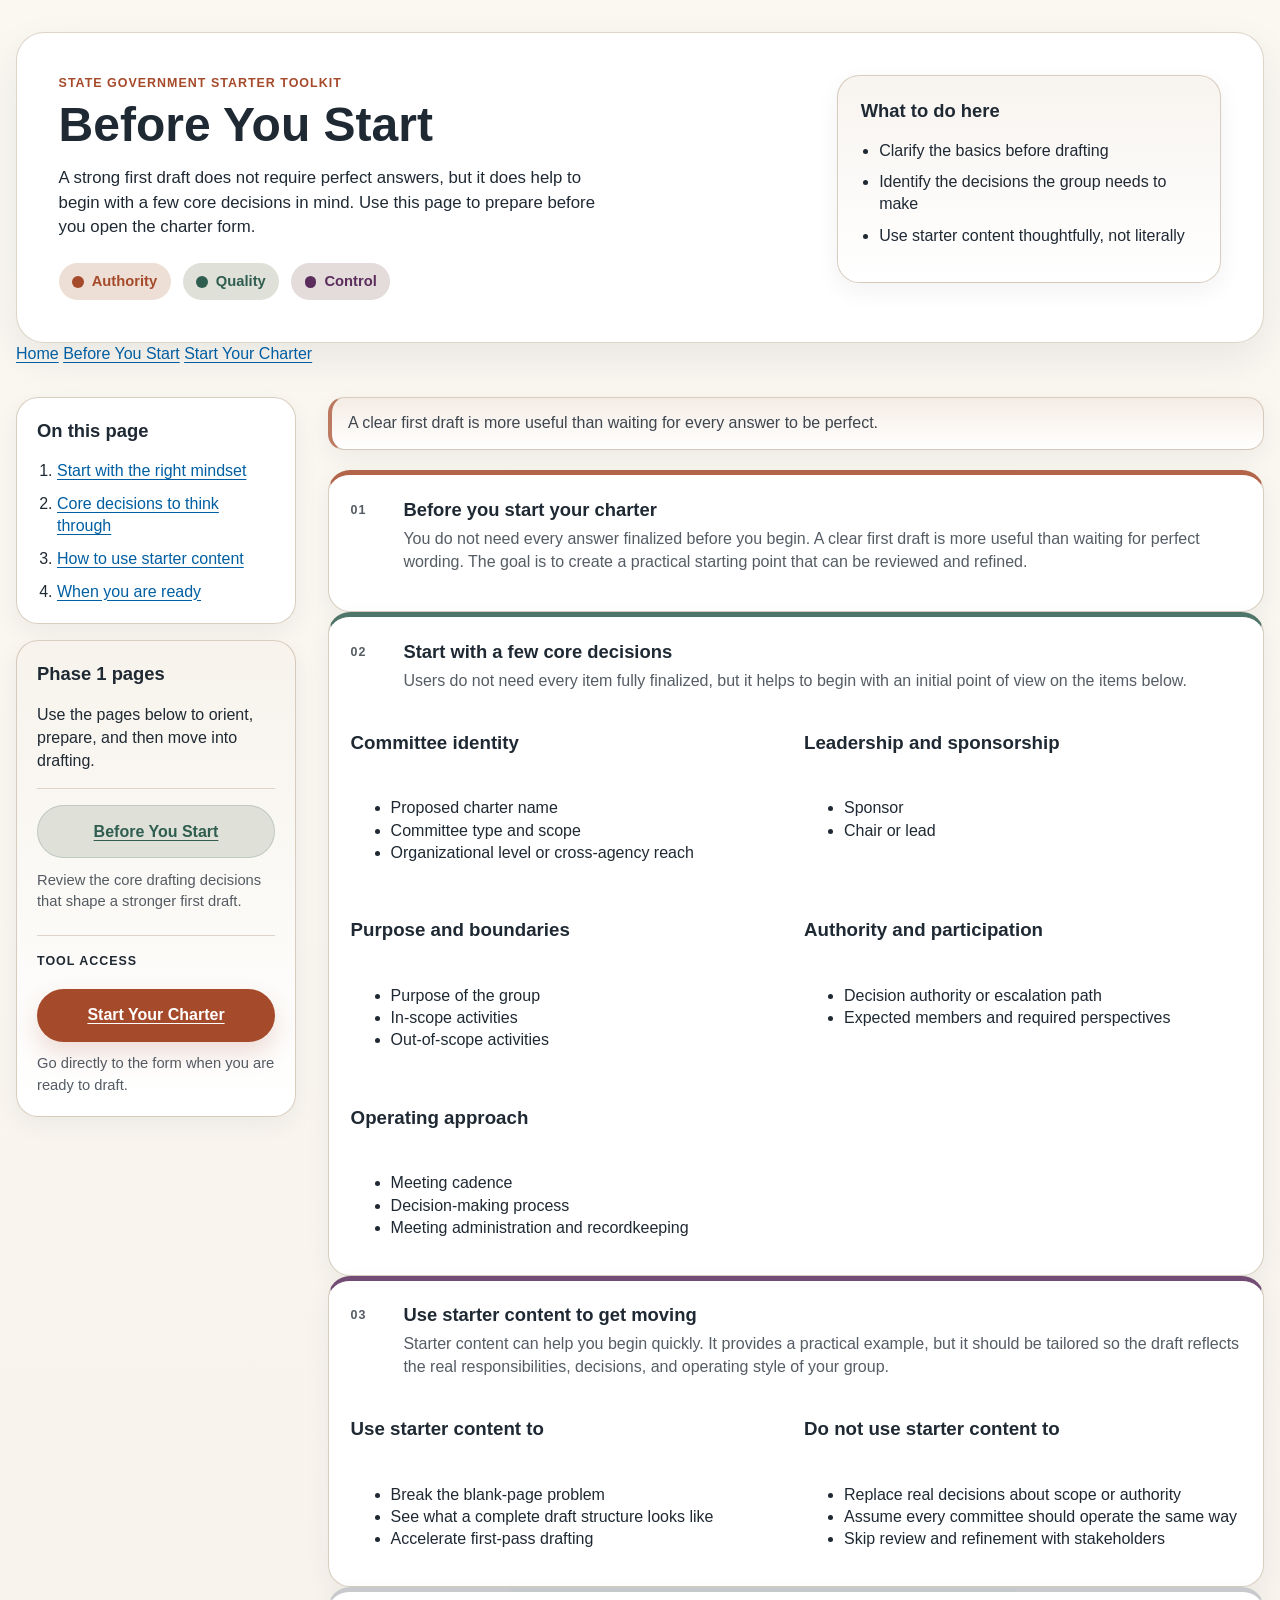
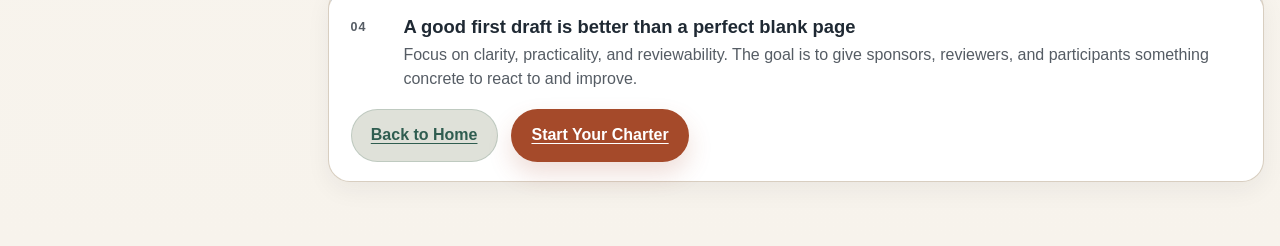
<file: before-you-start.html>
<!DOCTYPE html>
<html lang="en">
<head>
  <meta charset="UTF-8" />
  <meta name="viewport" content="width=device-width, initial-scale=1.0" />
  <title>Data Governance Charter Generator | Before You Start</title>
  <link rel="stylesheet" href="style.css" />
  <script defer src="script.js"></script>
</head>
<body>
  <a class="skip-link" href="#main-content">Skip to main content</a>

  <div class="page-shell">

    <header class="hero" aria-labelledby="page-title">
      <div class="hero__copy">
        <p class="eyebrow">State Government Starter Toolkit</p>
        <h1 id="page-title">Before You Start</h1>
        <p class="hero__lede">
          A strong first draft does not require perfect answers, but it does help to begin with a few core decisions in mind. Use this page to prepare before you open the charter form.
        </p>

        <div class="hero__chips" aria-label="Design themes">
          <span class="role-chip role-chip--owner">Authority</span>
          <span class="role-chip role-chip--steward">Quality</span>
          <span class="role-chip role-chip--custodian">Control</span>
        </div>
      </div>

      <aside class="hero__panel" aria-label="What to do here">
        <h2>What to do here</h2>
        <ul>
          <li>Clarify the basics before drafting</li>
          <li>Identify the decisions the group needs to make</li>
          <li>Use starter content thoughtfully, not literally</li>
        </ul>
      </aside>
    </header>

    <nav class="site-tabs" aria-label="Primary">
      <div class="site-tabs__inner">
        <a class="site-tab" href="home.html">Home</a>
        <a class="site-tab site-tab--active" href="before-you-start.html" aria-current="page">Before You Start</a>
        <a class="site-tab site-tab--primary" href="index.html#charter-form">Start Your Charter</a>
      </div>
    </nav>

    <main id="main-content" class="workspace">

      <nav class="jump-nav" aria-label="Page navigation">
        <div class="jump-nav__card">
          <h2>On this page</h2>
          <ol>
            <li><a href="#section-mindset">Start with the right mindset</a></li>
            <li><a href="#section-checklist">Core decisions to think through</a></li>
            <li><a href="#section-starter">How to use starter content</a></li>
            <li><a href="#section-next">When you are ready</a></li>
          </ol>
        </div>

        <div class="jump-nav__card jump-nav__card--support">
          <h2>Phase 1 pages</h2>
          <p>Use the pages below to orient, prepare, and then move into drafting.</p>

          <div class="jump-nav__actions">
            <a class="button button--secondary button--sidebar" href="before-you-start.html">Before You Start</a>
            <p class="jump-nav__helper">Review the core drafting decisions that shape a stronger first draft.</p>
          </div>

          <div class="jump-nav__utilities">
            <p class="utility-label">Tool access</p>
            <a class="button button--primary button--sidebar" href="index.html#charter-form">Start Your Charter</a>
            <p class="jump-nav__helper">Go directly to the form when you are ready to draft.</p>
          </div>
        </div>
      </nav>

      <div class="content-stack">
        <div class="inline-help-banner" role="note">
          A clear first draft is more useful than waiting for every answer to be perfect.
        </div>

        <article class="form-card form-card--owner" id="section-mindset">
        <div class="section-heading">
        <p class="section-kicker">01</p>
        <div>
        <h2 id="before-panel-title">Before you start your charter</h2>
        <p>
                            You do not need every answer finalized before you begin. A clear first draft is
                            more useful than waiting for perfect wording. The goal is to create a practical
                            starting point that can be reviewed and refined.
                          </p>
        </div>
        </div>
        </article>

        <article class="form-card form-card--steward" id="section-checklist">
        <div class="section-heading">
        <p class="section-kicker">02</p>
        <div>
        <h2>Start with a few core decisions</h2>
        <p>Users do not need every item fully finalized, but it helps to begin with an initial point of view on the items below.</p>
        </div>
        </div>
        <div class="field-grid field-grid--two">
        <div class="field-group">
        <h3>Committee identity</h3>
        <ul class="compact-list">
        <li>Proposed charter name</li>
        <li>Committee type and scope</li>
        <li>Organizational level or cross-agency reach</li>
        </ul>
        </div>
        <div class="field-group">
        <h3>Leadership and sponsorship</h3>
        <ul class="compact-list">
        <li>Sponsor</li>
        <li>Chair or lead</li>
        </ul>
        </div>
        <div class="field-group">
        <h3>Purpose and boundaries</h3>
        <ul class="compact-list">
        <li>Purpose of the group</li>
        <li>In-scope activities</li>
        <li>Out-of-scope activities</li>
        </ul>
        </div>
        <div class="field-group">
        <h3>Authority and participation</h3>
        <ul class="compact-list">
        <li>Decision authority or escalation path</li>
        <li>Expected members and required perspectives</li>
        </ul>
        </div>
        <div class="field-group field-group--full">
        <h3>Operating approach</h3>
        <ul class="compact-list">
        <li>Meeting cadence</li>
        <li>Decision-making process</li>
        <li>Meeting administration and recordkeeping</li>
        </ul>
        </div>
        </div>
        </article>

        <article class="form-card form-card--custodian" id="section-starter">
        <div class="section-heading">
        <p class="section-kicker">03</p>
        <div>
        <h2>Use starter content to get moving</h2>
        <p>
                            Starter content can help you begin quickly. It provides a practical example,
                            but it should be tailored so the draft reflects the real responsibilities,
                            decisions, and operating style of your group.
                          </p>
        </div>
        </div>
        <div class="field-grid field-grid--two">
        <div class="field-group">
        <h3>Use starter content to</h3>
        <ul class="compact-list">
        <li>Break the blank-page problem</li>
        <li>See what a complete draft structure looks like</li>
        <li>Accelerate first-pass drafting</li>
        </ul>
        </div>
        <div class="field-group">
        <h3>Do not use starter content to</h3>
        <ul class="compact-list">
        <li>Replace real decisions about scope or authority</li>
        <li>Assume every committee should operate the same way</li>
        <li>Skip review and refinement with stakeholders</li>
        </ul>
        </div>
        </div>
        </article>

        <article class="form-card form-card--support" id="section-next">
        <div class="section-heading">
        <p class="section-kicker">04</p>
        <div>
        <h2>A good first draft is better than a perfect blank page</h2>
        <p>
                            Focus on clarity, practicality, and reviewability. The goal is to give sponsors,
                            reviewers, and participants something concrete to react to and improve.
                          </p>
        </div>
        </div>
        <div class="action-row">
        <a class="button button--secondary" href="home.html">Back to Home</a>
        <a class="button button--primary" href="index.html#charter-form">Start Your Charter</a>
        </div>
        </article>
      </div>
    </main>
  </div>
</body>
</html>
</file>
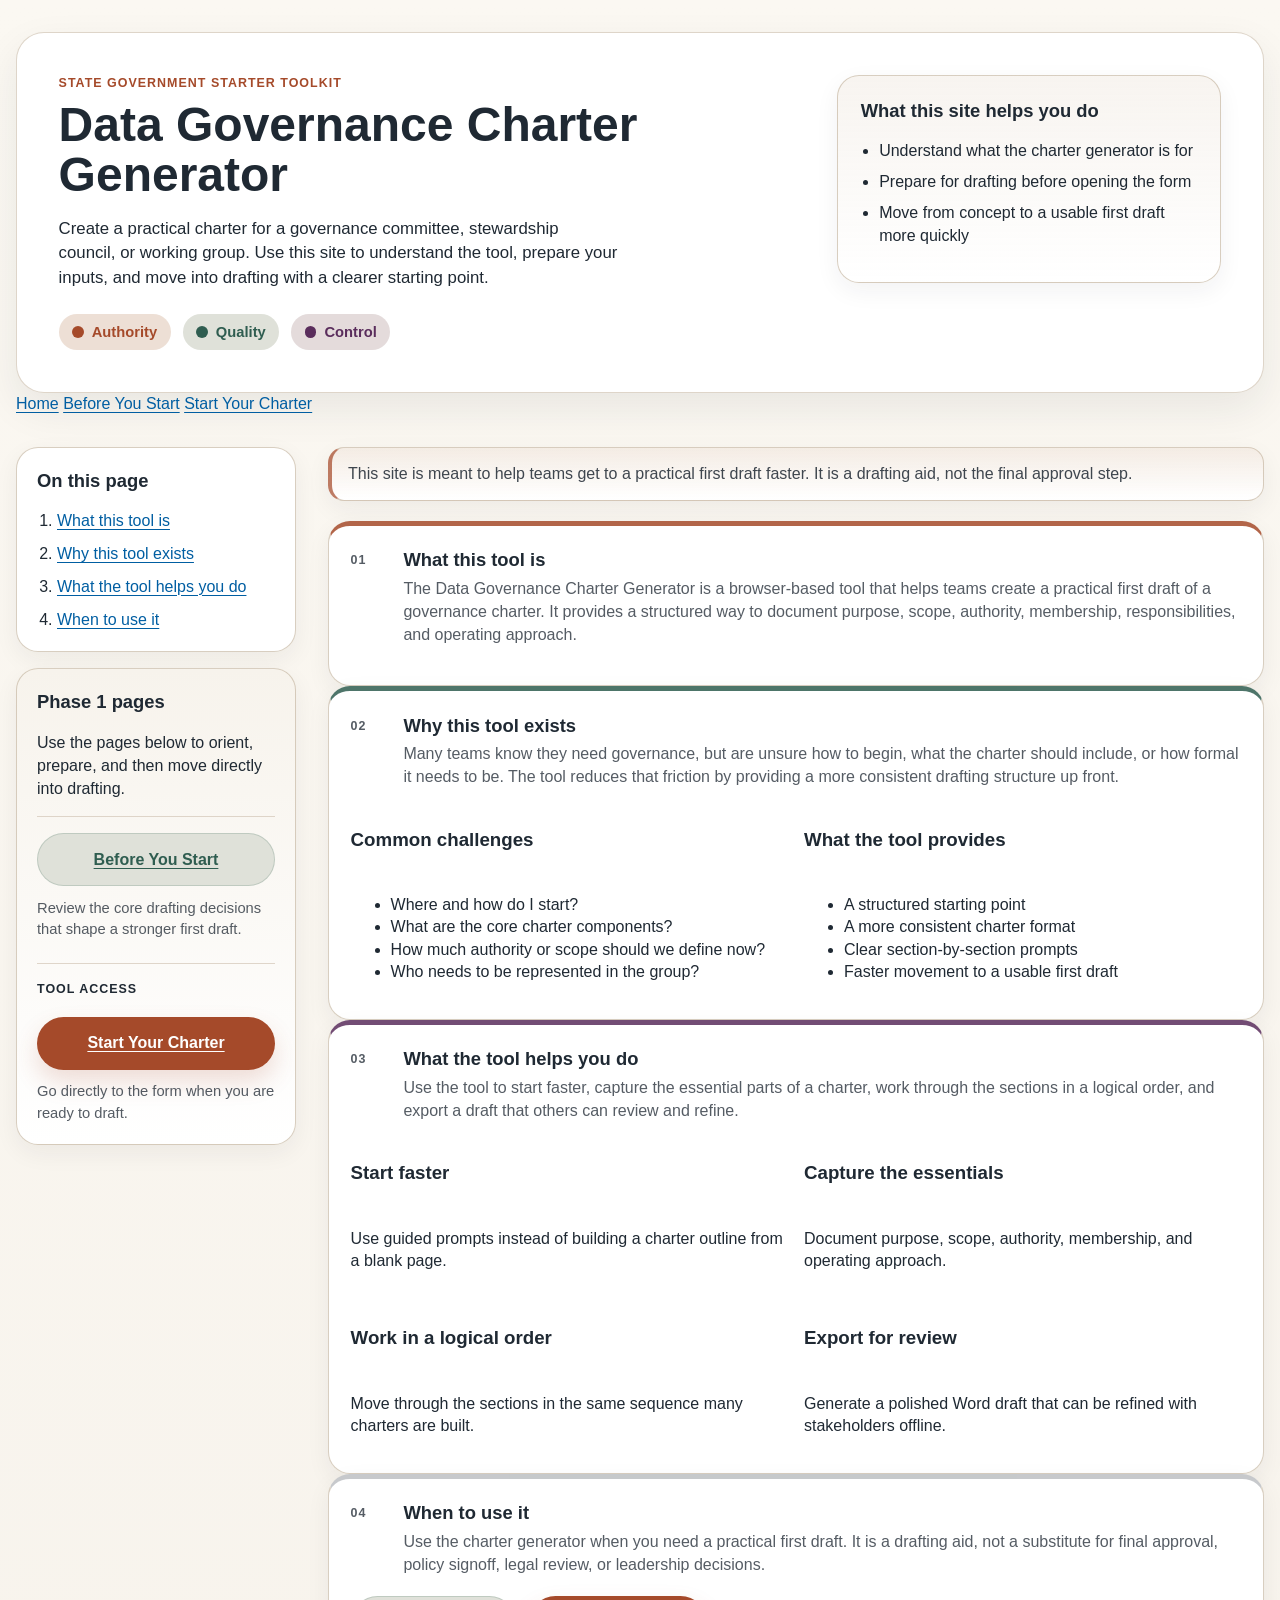
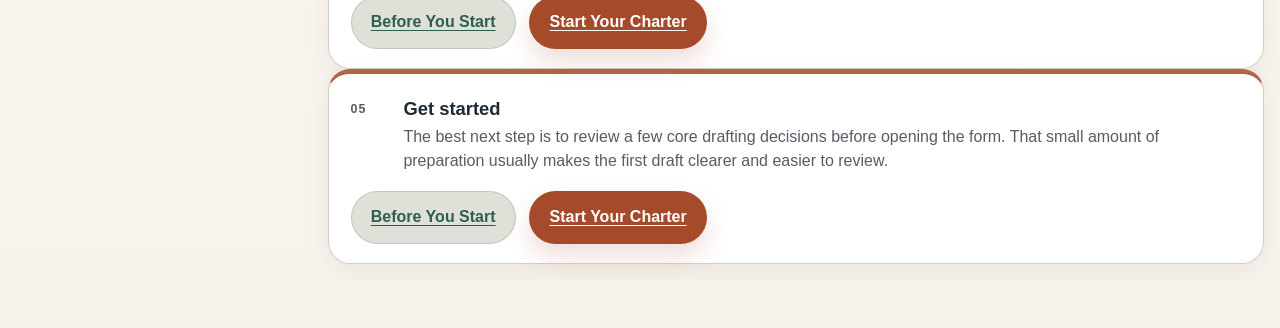
<file: home.html>
<!DOCTYPE html>
<html lang="en">
<head>
  <meta charset="UTF-8" />
  <meta name="viewport" content="width=device-width, initial-scale=1.0" />
  <title>Data Governance Charter Generator | Home</title>
  <link rel="stylesheet" href="style.css" />
  <script defer src="script.js"></script>
</head>
<body>
  <a class="skip-link" href="#main-content">Skip to main content</a>

  <div class="page-shell">

    <header class="hero" aria-labelledby="page-title">
      <div class="hero__copy">
        <p class="eyebrow">State Government Starter Toolkit</p>
        <h1 id="page-title">Data Governance Charter Generator</h1>
        <p class="hero__lede">
          Create a practical charter for a governance committee, stewardship council, or working group. Use this site to understand the tool, prepare your inputs, and move into drafting with a clearer starting point.
        </p>

        <div class="hero__chips" aria-label="Design themes">
          <span class="role-chip role-chip--owner">Authority</span>
          <span class="role-chip role-chip--steward">Quality</span>
          <span class="role-chip role-chip--custodian">Control</span>
        </div>
      </div>

      <aside class="hero__panel" aria-label="What this site helps you do">
        <h2>What this site helps you do</h2>
        <ul>
          <li>Understand what the charter generator is for</li>
          <li>Prepare for drafting before opening the form</li>
          <li>Move from concept to a usable first draft more quickly</li>
        </ul>
      </aside>
    </header>

    <nav class="site-tabs" aria-label="Primary">
      <div class="site-tabs__inner">
        <a class="site-tab site-tab--active" href="home.html" aria-current="page">Home</a>
        <a class="site-tab" href="before-you-start.html">Before You Start</a>
        <a class="site-tab site-tab--primary" href="index.html#charter-form">Start Your Charter</a>
      </div>
    </nav>

    <main id="main-content" class="workspace">

      <nav class="jump-nav" aria-label="Page navigation">
        <div class="jump-nav__card">
          <h2>On this page</h2>
          <ol>
            <li><a href="#section-overview">What this tool is</a></li>
            <li><a href="#section-why">Why this tool exists</a></li>
            <li><a href="#section-helps">What the tool helps you do</a></li>
            <li><a href="#section-when">When to use it</a></li>
          </ol>
        </div>

        <div class="jump-nav__card jump-nav__card--support">
          <h2>Phase 1 pages</h2>
          <p>Use the pages below to orient, prepare, and then move directly into drafting.</p>

          <div class="jump-nav__actions">
            <a class="button button--secondary button--sidebar" href="before-you-start.html">Before You Start</a>
            <p class="jump-nav__helper">Review the core drafting decisions that shape a stronger first draft.</p>
          </div>

          <div class="jump-nav__utilities">
            <p class="utility-label">Tool access</p>
            <a class="button button--primary button--sidebar" href="index.html#charter-form">Start Your Charter</a>
            <p class="jump-nav__helper">Go directly to the form when you are ready to draft.</p>
          </div>
        </div>
      </nav>

      <div class="content-stack">
        <div class="inline-help-banner" role="note">
          This site is meant to help teams get to a practical first draft faster. It is a drafting aid, not the final approval step.
        </div>

        <article class="form-card form-card--owner" id="section-overview">
        <div class="section-heading">
        <p class="section-kicker">01</p>
        <div>
        <h2 id="home-panel-title">What this tool is</h2>
        <p>
                            The Data Governance Charter Generator is a browser-based tool that helps teams
                            create a practical first draft of a governance charter. It provides a structured
                            way to document purpose, scope, authority, membership, responsibilities, and
                            operating approach.
                          </p>
        </div>
        </div>
        </article>

        <article class="form-card form-card--steward" id="section-why">
        <div class="section-heading">
        <p class="section-kicker">02</p>
        <div>
        <h2>Why this tool exists</h2>
        <p>
                            Many teams know they need governance, but are unsure how to begin, what the
                            charter should include, or how formal it needs to be. The tool reduces that
                            friction by providing a more consistent drafting structure up front.
                          </p>
        </div>
        </div>
        <div class="field-grid field-grid--two">
        <div class="field-group">
        <h3>Common challenges</h3>
        <ul class="compact-list">
        <li>Where and how do I start?</li>
        <li>What are the core charter components?</li>
        <li>How much authority or scope should we define now?</li>
        <li>Who needs to be represented in the group?</li>
        </ul>
        </div>
        <div class="field-group">
        <h3>What the tool provides</h3>
        <ul class="compact-list">
        <li>A structured starting point</li>
        <li>A more consistent charter format</li>
        <li>Clear section-by-section prompts</li>
        <li>Faster movement to a usable first draft</li>
        </ul>
        </div>
        </div>
        </article>

        <article class="form-card form-card--custodian" id="section-helps">
        <div class="section-heading">
        <p class="section-kicker">03</p>
        <div>
        <h2>What the tool helps you do</h2>
        <p>
                            Use the tool to start faster, capture the essential parts of a charter, work
                            through the sections in a logical order, and export a draft that others can review
                            and refine.
                          </p>
        </div>
        </div>
        <div class="field-grid field-grid--two">
        <div class="field-group">
        <h3>Start faster</h3>
        <p>Use guided prompts instead of building a charter outline from a blank page.</p>
        </div>
        <div class="field-group">
        <h3>Capture the essentials</h3>
        <p>Document purpose, scope, authority, membership, and operating approach.</p>
        </div>
        <div class="field-group">
        <h3>Work in a logical order</h3>
        <p>Move through the sections in the same sequence many charters are built.</p>
        </div>
        <div class="field-group">
        <h3>Export for review</h3>
        <p>Generate a polished Word draft that can be refined with stakeholders offline.</p>
        </div>
        </div>
        </article>

        <article class="form-card form-card--support" id="section-when">
        <div class="section-heading">
        <p class="section-kicker">04</p>
        <div>
        <h2>When to use it</h2>
        <p>
                            Use the charter generator when you need a practical first draft. It is a drafting
                            aid, not a substitute for final approval, policy signoff, legal review, or leadership
                            decisions.
                          </p>
        </div>
        </div>
        <div class="action-row">
        <a class="button button--secondary" href="before-you-start.html">Before You Start</a>
        <a class="button button--primary" href="index.html#charter-form">Start Your Charter</a>
        </div>
        </article>


        <section class="form-card form-card--owner" id="section-start" aria-labelledby="section-start-title">
          <div class="section-heading">
            <p class="section-kicker">05</p>
            <div>
              <h2 id="section-start-title">Get started</h2>
              <p>
                The best next step is to review a few core drafting decisions before opening the form.
                That small amount of preparation usually makes the first draft clearer and easier to review.
              </p>
            </div>
          </div>

          <div class="action-row">
            <a class="button button--secondary" href="before-you-start.html">Before You Start</a>
            <a class="button button--primary" href="index.html#charter-form">Start Your Charter</a>
          </div>
        </section>
      </div>
    </main>
  </div>
</body>
</html>
</file>
<file: style.css>
/* Theme tokens and global design primitives. */
:root {
  --owner-core: #A54A2A;
  --owner-tint: #EDDFD5;
  --steward-core: #2F5D50;
  --steward-tint: #DFE1D9;
  --custodian-core: #5A2D5C;
  --custodian-tint: #E4DBDB;
  --ink: #1F2933;
  --linen: #F7F3EC;
  --divider: #C8B9A6;
  --focus-link: #005EA2;
  --focus-tint: #D8E8F5;
  --surface: #FFFFFF;
  --shadow: 0 16px 40px rgba(31, 41, 51, 0.08);
  --shadow-soft: 0 8px 24px rgba(31, 41, 51, 0.06);
  --radius-lg: 22px;
  --radius-md: 16px;
  --radius-sm: 12px;
  --space-1: 0.25rem;
  --space-2: 0.5rem;
  --space-3: 0.75rem;
  --space-4: 1rem;
  --space-5: 1.25rem;
  --space-6: 1.5rem;
  --space-8: 2rem;
  --space-10: 2.5rem;
  --space-12: 3rem;
  --font-sans: Aptos, Arial, Calibri, "Segoe UI", sans-serif;
  --error-core: #b42318;
  --error-hover: #9a1e15;
  --error-dark: #7a1f18;
  --error-tint: rgba(253, 236, 234, 0.7);
  --error-core-rgb: 180, 35, 24;
}

* {
  box-sizing: border-box;
}

/* Base page typography and element defaults. */
html {
  scroll-behavior: smooth;
}

body {
  margin: 0;
  background: linear-gradient(180deg, #fbf8f2 0%, var(--linen) 100%);
  color: var(--ink);
  font-family: var(--font-sans);
  line-height: 1.4;
}

img,
svg {
  display: block;
  max-width: 100%;
}

a {
  color: var(--focus-link);
  text-decoration: underline;
  text-underline-offset: 0.16em;
}

a:hover {
  text-decoration-thickness: 2px;
}

button,
input,
select,
textarea {
  font: inherit;
}

.skip-link {
  position: absolute;
  left: -9999px;
  top: auto;
}

.skip-link:focus {
  left: 1rem;
  top: 1rem;
  z-index: 50;
  background: var(--focus-tint);
  color: var(--ink);
  padding: 0.75rem 1rem;
  border-radius: 0.5rem;
  box-shadow: var(--shadow-soft);
}

/* High-level shell and hero layout. */
.page-shell {
  width: min(1320px, calc(100% - 2rem));
  margin: 0 auto;
  padding: 2rem 0 4rem;
}

.hero {
  display: grid;
  grid-template-columns: minmax(0, 1.75fr) minmax(280px, 0.9fr);
  gap: var(--space-8);
  align-items: start;
  background: var(--surface);
  border: 1px solid rgba(200, 185, 166, 0.6);
  border-radius: 28px;
  padding: clamp(1.5rem, 2vw + 1rem, 2.75rem);
  box-shadow: var(--shadow);
}

.eyebrow,
.section-kicker,
.filename-label,
.utility-label {
  margin: 0 0 var(--space-2);
  font-size: 0.78rem;
  font-weight: 700;
  letter-spacing: 0.08em;
  text-transform: uppercase;
}

.eyebrow {
  color: var(--owner-core);
}

.hero h1 {
  margin: 0;
  font-size: clamp(2rem, 1.6rem + 1.8vw, 3rem);
  line-height: 1.05;
}

.hero__lede,
.section-heading p,
.jump-nav__card p,
.form-status,
.field-note,
.advanced-panel__body,
.field-help {
  line-height: 1.45;
}

.hero__lede {
  max-width: 60ch;
  margin: var(--space-4) 0 0;
  font-size: 1.05rem;
}

.hero__chips {
  display: flex;
  flex-wrap: wrap;
  gap: 0.75rem;
  margin-top: var(--space-6);
}

.role-chip {
  display: inline-flex;
  align-items: center;
  gap: 0.5rem;
  padding: 0.5rem 0.85rem;
  border-radius: 999px;
  font-size: 0.92rem;
  font-weight: 700;
}

.role-chip::before {
  content: "";
  width: 0.72rem;
  height: 0.72rem;
  border-radius: 999px;
  background: currentColor;
}

.role-chip--owner {
  background: var(--owner-tint);
  color: var(--owner-core);
}

.role-chip--steward {
  background: var(--steward-tint);
  color: var(--steward-core);
}

.role-chip--custodian {
  background: var(--custodian-tint);
  color: var(--custodian-core);
}

.hero__panel,
.jump-nav__card,
.form-card {
  background: var(--surface);
  border: 1px solid rgba(200, 185, 166, 0.7);
  border-radius: var(--radius-lg);
  box-shadow: var(--shadow-soft);
}

.hero__panel {
  padding: 1.4rem 1.4rem 1.2rem;
  background: linear-gradient(180deg, rgba(232, 221, 208, 0.32) 0%, rgba(255, 255, 255, 1) 100%);
}

.hero__panel h2,
.jump-nav__card h2,
.section-heading h2 {
  margin: 0;
  font-size: 1.15rem;
}

.hero__panel ul {
  margin: 1rem 0;
  padding-left: 1.15rem;
}

.hero__panel li + li {
  margin-top: 0.55rem;
}

/* Main workspace with sticky jump navigation. */
.workspace {
  display: grid;
  grid-template-columns: minmax(220px, 280px) minmax(0, 1fr);
  gap: var(--space-8);
  margin-top: var(--space-8);
}

.jump-nav {
  position: sticky;
  top: 5rem;
  align-self: start;
  display: grid;
  gap: 1rem;
}

.jump-nav__card {
  padding: 1.25rem;
}

/* Collapsible Jump to Section card */
.jump-nav__card--collapsible .jump-nav__toggle {
  display: flex;
  align-items: center;
  justify-content: space-between;
  width: 100%;
  padding: 0;
  border: none;
  background: transparent;
  cursor: pointer;
  text-align: left;
  font-size: 1.15rem;
  font-weight: 700;
  color: var(--ink);
}

.jump-nav__toggle-chevron {
  display: inline-flex;
  align-items: center;
  justify-content: center;
  width: 1.5rem;
  height: 1.5rem;
  border-radius: 999px;
  background: rgba(200, 185, 166, 0.3);
  font-size: 0.75rem;
  color: rgba(31, 41, 51, 0.6);
  transition: transform 220ms ease, background 140ms ease;
  flex-shrink: 0;
}

.jump-nav__card--collapsible:not(.is-collapsed) .jump-nav__toggle-chevron {
  transform: rotate(180deg);
}

.jump-nav__collapsible-body {
  display: grid;
  grid-template-rows: 1fr;
  transition: grid-template-rows 220ms ease, opacity 200ms ease;
  opacity: 1;
}

.jump-nav__card--collapsible.is-collapsed .jump-nav__collapsible-body {
  grid-template-rows: 0fr;
  opacity: 0;
  pointer-events: none;
}

.jump-nav__collapsible-inner {
  overflow: hidden;
}

/* Scrollbar styling for the nav cards — thin and styled to match the page */
.jump-nav__card {
  max-height: calc(100vh - 6rem);
  overflow-y: auto;
  scrollbar-width: thin;
  scrollbar-color: var(--divider) transparent;
}

.jump-nav__card::-webkit-scrollbar {
  width: 5px;
}

.jump-nav__card::-webkit-scrollbar-track {
  background: transparent;
}

.jump-nav__card::-webkit-scrollbar-thumb {
  background: var(--divider);
  border-radius: 999px;
}

.jump-nav__card ol {
  margin: 1rem 0 0;
  padding-left: 1.25rem;
}

.jump-nav__card li + li {
  margin-top: 0.65rem;
}

.jump-nav__card--support {
  background: linear-gradient(180deg, rgba(247, 243, 236, 1) 0%, rgba(255, 255, 255, 1) 100%);
}

.progress {
  margin: 0.85rem 0 1rem;
  height: 0.7rem;
  border-radius: 999px;
  background: rgba(200, 185, 166, 0.42);
  overflow: hidden;
}

.progress span {
  display: block;
  width: 0;
  height: 100%;
  background: linear-gradient(90deg, var(--steward-core), var(--owner-core));
  transition: width 180ms ease;
}

.filename-label {
  color: rgba(31, 41, 51, 0.72);
}

.filename-preview {
  margin: 0;
  padding: 0.8rem 0.9rem;
  background: var(--linen);
  border: 1px solid rgba(200, 185, 166, 0.7);
  border-radius: var(--radius-sm);
  overflow-wrap: anywhere;
}

.jump-nav__actions {
  margin-top: 1rem;
  padding-top: 1rem;
  border-top: 1px solid rgba(200, 185, 166, 0.55);
  display: grid;
  gap: 0.7rem;
}

.jump-nav__utilities {
  margin-top: 1.4rem;
  padding-top: 1rem;
  border-top: 1px solid rgba(200, 185, 166, 0.55);
  display: grid;
  gap: 0.7rem;
}

.jump-nav__helper {
  margin: 0;
  font-size: 0.92rem;
  color: rgba(31, 41, 51, 0.76);
}

#charter-form {
  display: grid;
  gap: 1.1rem;
}

/* Section cards are color-coded by governance role. */
.form-card {
  padding: 1.35rem 1.35rem 1.2rem;
}

.form-card--owner {
  border-top: 5px solid rgba(165, 74, 42, 0.85);
}

.form-card--steward {
  border-top: 5px solid rgba(47, 93, 80, 0.85);
}

.form-card--custodian {
  border-top: 5px solid rgba(90, 45, 92, 0.85);
}

.form-card--support {
  border-top: 5px solid rgba(31, 41, 51, 0.25);
}

.section-heading {
  display: grid;
  grid-template-columns: auto 1fr;
  gap: 1rem;
  align-items: start;
  margin-bottom: 1.2rem;
}

.section-heading--compact {
  grid-template-columns: 1fr;
}

.section-heading p {
  margin: 0.25rem 0 0;
  color: rgba(31, 41, 51, 0.76);
}

.section-kicker {
  min-width: 2.3rem;
  margin-top: 0.25rem;
  color: rgba(31, 41, 51, 0.55);
}

.field-grid {
  display: grid;
  gap: 1.15rem 1rem;
  align-items: start;
}

.field-grid--two {
  grid-template-columns: repeat(2, minmax(0, 1fr));
}

.field-grid--stack {
  grid-template-columns: minmax(0, 1fr);
}

.field-group {
  display: grid;
  gap: 0.4rem;
  align-content: start;
}

.field-group--full {
  grid-column: 1 / -1;
}

label {
  font-weight: 700;
  font-size: 0.98rem;
}

.field-group-label {
  font-weight: 700;
  font-size: 0.98rem;
}

.inline-help-banner {
  margin-bottom: var(--space-5);
  padding: 0.9rem 1rem;
  border: 1px solid rgba(200, 185, 166, 0.72);
  border-left: 4px solid rgba(165, 74, 42, 0.72);
  border-radius: var(--radius-md);
  background: linear-gradient(180deg, rgba(237, 223, 213, 0.46) 0%, rgba(255, 255, 255, 1) 100%);
  color: rgba(31, 41, 51, 0.86);
  box-shadow: var(--shadow-soft);
}

.field-label-row {
  position: relative;
  display: flex;
  align-items: flex-start;
  justify-content: flex-start;
  gap: 0.45rem;
  min-width: 0;
}

.field-label-row > :is(label, .field-group-label) {
  margin: 0;
  flex: 0 1 auto;
  min-width: 0;
}

.field-help {
  position: static;
  display: inline-flex;
  flex: 0 0 auto;
  align-self: flex-start;
  margin-top: 0.05rem;
}

.field-help__button {
  display: inline-flex;
  align-items: center;
  justify-content: center;
  width: 1.4rem;
  height: 1.4rem;
  margin-top: 0.05rem;
  padding: 0;
  border: 1px solid rgba(31, 41, 51, 0.18);
  border-radius: 999px;
  background: rgba(247, 243, 236, 0.96);
  color: var(--focus-link);
  font-size: 0.82rem;
  font-weight: 700;
  line-height: 1;
  cursor: help;
  box-shadow: 0 1px 0 rgba(31, 41, 51, 0.04);
}

.field-help__button:hover {
  border-color: rgba(0, 94, 162, 0.45);
  background: #fff;
}

.field-help__tooltip {
  position: absolute;
  top: calc(100% + 0.45rem);
  left: 0;
  right: auto;
  z-index: 12;
  width: min(24rem, calc(100vw - 4rem));
  max-width: 100%;
  padding: 0.85rem 0.95rem;
  border: 1px solid rgba(200, 185, 166, 0.92);
  border-radius: var(--radius-sm);
  background: #fff;
  color: rgba(31, 41, 51, 0.94);
  box-shadow: var(--shadow-soft);
  font-size: 0.92rem;
  line-height: 1.45;
  opacity: 0;
  visibility: hidden;
  transform: translateY(-0.2rem);
  transition: opacity 140ms ease, transform 140ms ease, visibility 140ms ease;
}

.field-help__tooltip::before {
  content: '';
  position: absolute;
  top: -0.45rem;
  left: 1rem;
  width: 0.8rem;
  height: 0.8rem;
  border-top: 1px solid rgba(200, 185, 166, 0.92);
  border-left: 1px solid rgba(200, 185, 166, 0.92);
  background: #fff;
  transform: rotate(45deg);
}

.field-help:hover .field-help__tooltip,
.field-help:focus-within .field-help__tooltip {
  opacity: 1;
  visibility: visible;
  transform: translateY(0);
}

.field-note {
  display: inline;
  font-size: 0.88rem;
  font-weight: 400;
  color: rgba(31, 41, 51, 0.75);
}

input,
select,
textarea {
  width: 100%;
  border: 1px solid rgba(200, 185, 166, 0.95);
  border-radius: 14px;
  background: #fffdfa;
  color: var(--ink);
  padding: 0.9rem 0.95rem;
  transition: border-color 150ms ease, box-shadow 150ms ease, background-color 150ms ease;
}

input,
select {
  min-height: 3rem;
}

textarea {
  resize: vertical;
  min-height: 7.2rem;
}

input::placeholder,
textarea::placeholder {
  color: rgba(31, 41, 51, 0.48);
}

input:hover,
select:hover,
textarea:hover {
  border-color: rgba(31, 41, 51, 0.26);
}

input:focus-visible,
select:focus-visible,
textarea:focus-visible,
button:focus-visible,
summary:focus-visible,
a:focus-visible {
  outline: 3px solid var(--focus-tint);
  outline-offset: 2px;
  border-color: var(--focus-link);
  box-shadow: 0 0 0 4px rgba(0, 94, 162, 0.16);
}

input[aria-invalid="true"],
textarea[aria-invalid="true"] {
  border-color: var(--error-core);
  box-shadow: 0 0 0 2px rgba(var(--error-core-rgb), 0.08);
}

.selection-note {
  margin: 0;
  max-width: 65ch;
  font-size: 0.92rem;
  color: rgba(31, 41, 51, 0.78);
  line-height: 1.45;
}

.conditional-field {
  margin-top: 0.15rem;
}

.conditional-field[hidden] {
  display: none;
}

.checkbox-group {
  margin: 0;
  padding: 1rem;
  border: 1px solid rgba(200, 185, 166, 0.7);
  border-radius: var(--radius-md);
  background: linear-gradient(180deg, rgba(247, 243, 236, 0.72) 0%, rgba(255, 255, 255, 1) 100%);
}

.checkbox-list {
  display: grid;
  gap: 0.75rem;
}

.checkbox-option {
  display: grid;
  grid-template-columns: 1.1rem minmax(0, 1fr);
  gap: 0.65rem;
  align-items: start;
  padding: 0.7rem 0.8rem;
  border: 1px solid rgba(200, 185, 166, 0.6);
  border-radius: var(--radius-sm);
  background: rgba(255, 255, 255, 0.92);
  cursor: pointer;
  transition: border-color 140ms ease, box-shadow 140ms ease, background-color 140ms ease;
}

.checkbox-option:hover {
  border-color: rgba(31, 41, 51, 0.24);
  background: #fff;
}

.checkbox-option:focus-within {
  border-color: var(--focus-link);
  box-shadow: 0 0 0 4px rgba(0, 94, 162, 0.12);
}

.checkbox-option input {
  width: 1.1rem;
  height: 1.1rem;
  margin: 0;
  align-self: center;
}

.checkbox-option__copy {
  display: grid;
  gap: 0.2rem;
}

.checkbox-option__label {
  font-weight: 700;
  line-height: 1.35;
}

.checkbox-option__definition {
  font-size: 0.9rem;
  line-height: 1.45;
  color: rgba(31, 41, 51, 0.78);
}

.members-select {
  appearance: none;
  -webkit-appearance: none;
  background-image: linear-gradient(45deg, transparent 50%, rgba(31, 41, 51, 0.55) 50%),
    linear-gradient(135deg, rgba(31, 41, 51, 0.55) 50%, transparent 50%);
  background-position: calc(100% - 1rem) calc(50% - 0.12rem), calc(100% - 0.7rem) calc(50% - 0.12rem);
  background-size: 0.35rem 0.35rem, 0.35rem 0.35rem;
  background-repeat: no-repeat;
  padding-right: 2rem;
}

.advanced-panel {
  border: 1px solid rgba(200, 185, 166, 0.72);
  border-radius: var(--radius-md);
  background: linear-gradient(180deg, rgba(247, 243, 236, 0.9) 0%, rgba(255, 255, 255, 1) 100%);
}

.advanced-panel + .advanced-panel {
  margin-top: 1rem;
}

.advanced-panel summary {
  cursor: pointer;
  list-style: none;
  padding: 1rem 1.15rem;
  font-weight: 700;
}

.advanced-panel summary::-webkit-details-marker {
  display: none;
}

.advanced-panel summary::after {
  content: "+";
  float: right;
  color: rgba(31, 41, 51, 0.6);
}

.advanced-panel[open] summary::after {
  content: "−";
}

.advanced-panel__body {
  padding: 0 1.15rem 1.15rem;
}

.action-row {
  display: flex;
  flex-wrap: wrap;
  gap: 0.85rem;
  margin-top: 1rem;
}

/* Shared button system for primary, secondary, and utility actions. */
.button {
  border: 1px solid transparent;
  border-radius: 999px;
  padding: 0.9rem 1.2rem;
  font-weight: 700;
  cursor: pointer;
  transition: transform 120ms ease, box-shadow 120ms ease, opacity 120ms ease, background-color 120ms ease, border-color 120ms ease;
}

.button:hover {
  transform: translateY(-1px);
}

.button:disabled {
  cursor: wait;
  opacity: 0.7;
  transform: none;
}

.button--primary {
  background: var(--owner-core);
  color: #fff;
  box-shadow: 0 12px 24px rgba(165, 74, 42, 0.18);
}

.button--primary:hover {
  box-shadow: 0 14px 28px rgba(165, 74, 42, 0.22);
}

.button--secondary {
  background: var(--steward-tint);
  color: var(--steward-core);
  border-color: rgba(47, 93, 80, 0.18);
}

.button--secondary:hover {
  background: #d5ddd4;
  border-color: rgba(47, 93, 80, 0.28);
}

.button--sidebar {
  width: 100%;
  text-align: center;
}

.button--ghost {
  background: transparent;
  color: var(--ink);
  border-color: rgba(31, 41, 51, 0.18);
}

.button--ghost:hover {
  background: rgba(31, 41, 51, 0.04);
  border-color: rgba(31, 41, 51, 0.28);
}

.button--utility {
  background: linear-gradient(180deg, #f6f0e7 0%, #efe4d6 100%);
  color: var(--ink);
  border-color: rgba(126, 99, 70, 0.42);
  box-shadow: inset 0 1px 0 rgba(255, 255, 255, 0.7);
}

.button--utility:hover {
  background: linear-gradient(180deg, #f1e8db 0%, #e7d8c5 100%);
  border-color: rgba(126, 99, 70, 0.58);
}

.button--utility:focus-visible {
  background: linear-gradient(180deg, #f1e8db 0%, #e7d8c5 100%);
}

.button--danger {
  background: var(--error-core);
  color: #fff;
  box-shadow: 0 6px 16px rgba(var(--error-core-rgb), 0.2);
}

.button--danger:hover {
  background: var(--error-hover);
  box-shadow: 0 8px 20px rgba(var(--error-core-rgb), 0.28);
}

.form-status {
  min-height: 1.5rem;
  margin: 1rem 0 0;
  font-size: 0.95rem;
}

.form-status.success {
  color: var(--steward-core);
}

.form-status.error {
  color: var(--error-core);
}

/* Members table */
.sr-only {
  position: absolute;
  width: 1px;
  height: 1px;
  padding: 0;
  margin: -1px;
  overflow: hidden;
  clip: rect(0, 0, 0, 0);
  white-space: nowrap;
  border: 0;
}

.members-table-wrap {
  overflow-x: auto;
  border: 1px solid rgba(200, 185, 166, 0.7);
  border-radius: var(--radius-sm);
}

.members-table {
  width: 100%;
  border-collapse: collapse;
  font-size: 0.95rem;
}

.members-table thead th {
  padding: 0.6rem 0.75rem;
  background: var(--steward-tint);
  color: var(--steward-core);
  font-size: 0.78rem;
  font-weight: 700;
  letter-spacing: 0.06em;
  text-transform: uppercase;
  text-align: left;
  border-bottom: 1px solid rgba(200, 185, 166, 0.7);
  white-space: nowrap;
}

.members-table thead th:last-child {
  width: 2.5rem;
}

.members-table tbody tr:nth-child(even) {
  background: rgba(247, 243, 236, 0.55);
}

.members-table tbody tr:focus-within {
  background: var(--focus-tint);
}

.members-input,
.members-select {
  width: 100%;
  border: none;
  border-radius: 0;
  background: transparent;
  padding: 0.6rem 0.75rem;
  min-height: unset;
  font-size: 0.95rem;
}

.members-input:focus-visible,
.members-select:focus-visible {
  outline: 2px solid var(--focus-link);
  outline-offset: -2px;
  border-color: transparent;
  box-shadow: none;
  border-radius: 4px;
}

.members-cell--delete {
  text-align: center;
  width: 2.5rem;
  padding: 0 0.25rem;
}

.members-delete-btn {
  display: inline-flex;
  align-items: center;
  justify-content: center;
  width: 1.6rem;
  height: 1.6rem;
  padding: 0;
  border: 1px solid rgba(31, 41, 51, 0.15);
  border-radius: 999px;
  background: transparent;
  color: rgba(31, 41, 51, 0.45);
  font-size: 1.1rem;
  line-height: 1;
  cursor: pointer;
  transition: background 120ms ease, color 120ms ease, border-color 120ms ease;
}

.members-delete-btn:hover {
  background: var(--error-tint);
  color: var(--error-core);
  border-color: rgba(var(--error-core-rgb), 0.3);
}

.members-actions {
  margin-top: 0.65rem;
}

.reset-confirm {
  position: fixed;
  inset: 0;
  z-index: 200;
  display: flex;
  align-items: center;
  justify-content: center;
  padding: 1rem;
  background: rgba(0, 0, 0, 0.45);
}

.reset-confirm[hidden] {
  display: none;
}

.reset-confirm__card {
  display: grid;
  gap: 0.75rem;
  padding: 1.25rem;
  width: min(320px, 100%);
  border: 1px solid rgba(var(--error-core-rgb), 0.22);
  border-radius: var(--radius-md);
  background: var(--surface);
  box-shadow: 0 8px 32px rgba(0, 0, 0, 0.18);
}

.reset-confirm__message {
  margin: 0;
  font-size: 0.95rem;
  color: var(--error-dark);
  line-height: 1.4;
}

.reset-confirm__actions {
  display: flex;
  gap: 0.5rem;
}

.reset-confirm__actions .button {
  flex: 1;
  text-align: center;
  font-size: 0.85rem;
  padding: 0.55rem 0.6rem;
}

.button--add-row {
  font-size: 0.9rem;
  padding: 0.55rem 1rem;
  border-radius: var(--radius-sm);
}

/* Jump to top */
.jump-top {
  position: fixed;
  right: max(1rem, env(safe-area-inset-right));
  bottom: max(1rem, env(safe-area-inset-bottom));
  z-index: 30;
  display: inline-flex;
  align-items: center;
  gap: 0.45rem;
  min-height: 3rem;
  padding: 0.72rem 0.95rem;
  border: 1px solid rgba(200, 185, 166, 0.82);
  border-radius: 999px;
  background: rgba(255, 255, 255, 0.96);
  color: var(--ink);
  box-shadow: var(--shadow-soft);
  backdrop-filter: blur(10px);
  -webkit-backdrop-filter: blur(10px);
  opacity: 0;
  visibility: hidden;
  pointer-events: none;
  transform: translateY(0.9rem) scale(0.96);
  transition: opacity 180ms ease, transform 180ms ease, visibility 180ms ease, border-color 140ms ease, box-shadow 140ms ease, background-color 140ms ease;
}

.jump-top::before {
  content: '';
  position: absolute;
  inset: 0;
  border-radius: inherit;
  background: linear-gradient(180deg, rgba(247, 243, 236, 0.92) 0%, rgba(255, 255, 255, 0.98) 100%);
  z-index: -1;
}

.jump-top.is-visible {
  opacity: 1;
  visibility: visible;
  pointer-events: auto;
  transform: translateY(0) scale(1);
}

.jump-top__icon {
  display: inline-flex;
  align-items: center;
  justify-content: center;
  width: 1.65rem;
  height: 1.65rem;
  border-radius: 999px;
  background: var(--focus-tint);
  color: var(--focus-link);
  font-size: 1rem;
  font-weight: 700;
  line-height: 1;
}

.jump-top__label {
  font-size: 0.9rem;
  font-weight: 700;
  letter-spacing: 0.01em;
}

.jump-top:hover {
  border-color: rgba(0, 94, 162, 0.28);
  box-shadow: 0 10px 24px rgba(31, 41, 51, 0.12);
  background: rgba(255, 255, 255, 1);
}

.jump-top.is-visible:not(:hover):not(:focus-visible) {
  animation: jump-top-float 2.8s ease-in-out 1;
}

@keyframes jump-top-float {
  0%,
  100% {
    transform: translateY(0);
  }
  50% {
    transform: translateY(-3px);
  }
}

@media (prefers-reduced-motion: reduce) {
  .jump-top,
  .jump-top.is-visible,
  .jump-top.is-visible:not(:hover):not(:focus-visible) {
    transition: opacity 0.01ms linear, visibility 0.01ms linear;
    animation: none;
    transform: none;
  }

  html {
    scroll-behavior: auto;
  }
}

/* Compact variant used by Required Functions / Perspectives to reduce vertical footprint. */
.checkbox-list--compact {
  grid-template-columns: repeat(auto-fit, minmax(240px, 1fr));
  gap: 0.45rem;
}

.checkbox-list--compact .checkbox-option,
.checkbox-option--compact {
  grid-template-columns: 1.1rem minmax(0, 1fr);
  align-items: center;
  min-height: 2.125rem;
  padding: 0.35rem 0.85rem 0.35rem 0.75rem;
  gap: 0.55rem;
}

.checkbox-list--compact .checkbox-option input,
.checkbox-option--compact input {
  margin: 0;
  align-self: center;
}

.checkbox-list--compact .checkbox-option__copy,
.checkbox-option__copy--centered {
  min-height: 0;
  display: flex;
  align-items: center;
}

.checkbox-list--compact .checkbox-option__label,
.checkbox-option--compact .checkbox-option__label {
  font-size: 0.92rem;
  line-height: 1.2;
}

.checkbox-list--compact .checkbox-option__definition {
  display: none;
}

@media (max-width: 1080px) {
  .workspace,
  .hero {
    grid-template-columns: 1fr;
  }

  .jump-nav {
    position: static;
  }
}

@media (max-width: 760px) {
  .page-shell {
    width: min(100% - 1rem, 1320px);
    padding-top: 0.75rem;
  }

  .hero,
  .jump-nav__card,
  .form-card {
    border-radius: 20px;
  }

  .form-card {
    padding: 1.15rem;
  }

  .field-grid--two {
    grid-template-columns: 1fr;
  }

  .action-row {
    flex-direction: column;
  }

  .button {
    width: 100%;
  }

  .jump-top {
    right: 0.75rem;
    bottom: 0.75rem;
    padding: 0.72rem 0.85rem;
  }

  .jump-top__label {
    display: none;
  }
}

@media (max-width: 720px) {
  .checkbox-list--compact,
  #required-functions-options {
    grid-template-columns: 1fr;
  }
}

@media print {
  .jump-nav,
  .jump-top,
  .hero__panel,
  .inline-help-banner,
  .jump-nav__actions,
  .jump-nav__utilities,
  .action-row,
  .reset-confirm,
  .members-actions,
  .members-cell--delete,
  .members-table thead th:last-child {
    display: none !important;
  }

  .hero {
    grid-template-columns: 1fr;
    box-shadow: none;
    border: 1px solid #ccc;
  }

  .workspace {
    display: block;
  }

  .page-shell {
    width: 100%;
    padding: 0;
  }

  .form-card {
    break-inside: avoid;
    box-shadow: none;
    border: 1px solid #ddd;
    border-top-width: 3px;
    margin-bottom: 0.75rem;
  }

  .members-table-wrap {
    overflow: visible;
  }

  /* Reveal body of any advanced panel that was collapsed before printing. */
  details:not([open]) .advanced-panel__body {
    display: block;
  }

  /* Hide the open/close toggle indicator — it is meaningless on paper. */
  .advanced-panel summary::after {
    display: none;
  }

  input,
  select,
  textarea {
    border-color: #bbb;
    background: #fff;
  }
}
</file>
